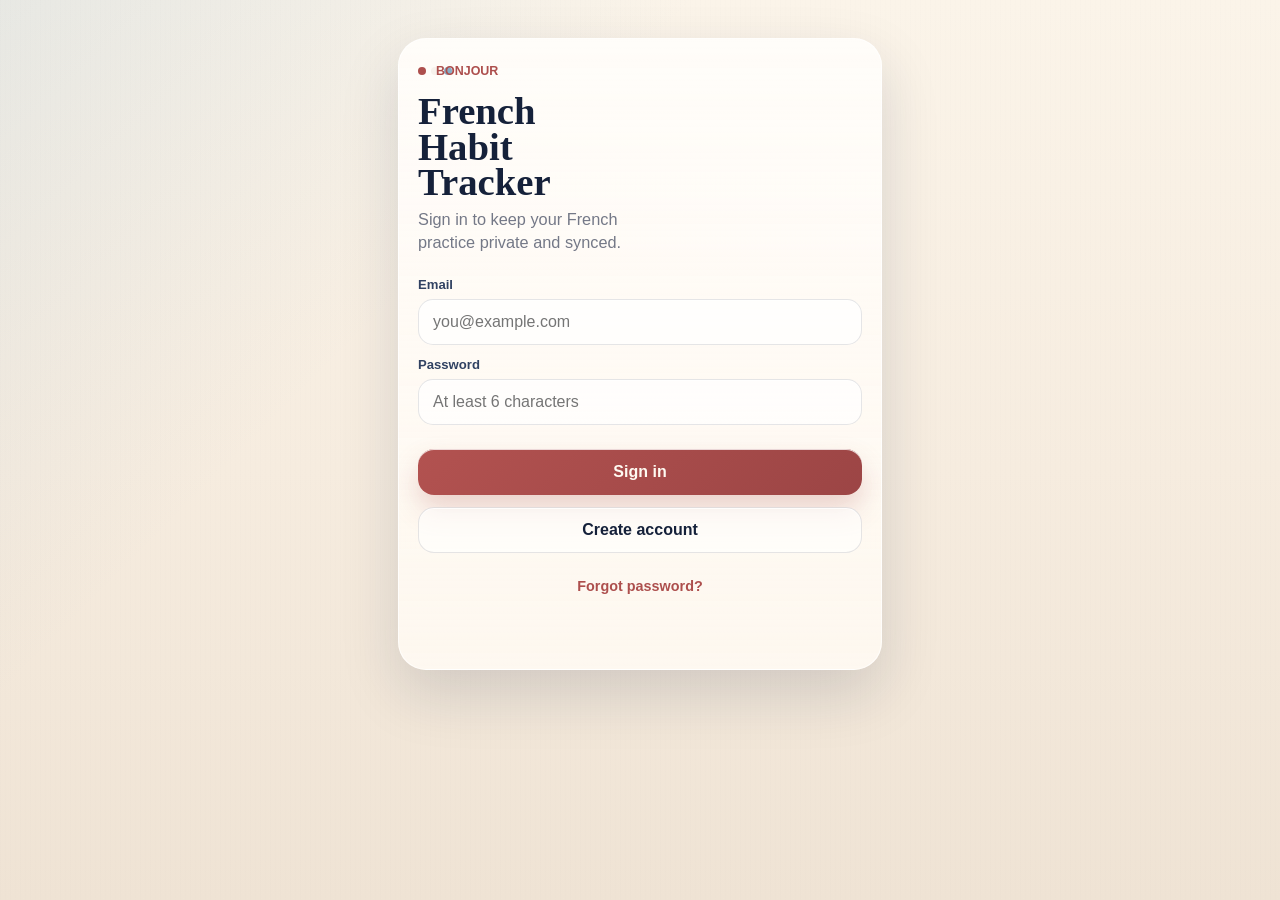
<file: index.html>
<!doctype html>
<html lang="en">
<head>
  <meta charset="utf-8">
  <meta name="viewport" content="width=device-width, initial-scale=1, viewport-fit=cover">
  <meta name="theme-color" content="#F8F1E7">
  <meta name="apple-mobile-web-app-capable" content="yes">
  <meta name="apple-mobile-web-app-status-bar-style" content="default">
  <meta name="apple-mobile-web-app-title" content="French Habit Tracker">
  <title>French Habit Tracker</title>
  <link rel="icon" href="assets/icons/favicon.svg" type="image/svg+xml">
  <link rel="manifest" href="site.webmanifest">
  <link rel="stylesheet" href="css/styles.css">
</head>
<body>
  <section class="auth-shell" id="authView">
    <div class="auth-card">
      <div class="microcopy">Bonjour</div>
      <h1>French Habit Tracker</h1>
      <p class="subtitle">Sign in to keep your French practice private and synced.</p>

      <form class="auth-form" id="authForm" novalidate>
        <div class="field">
          <label for="authEmail">Email</label>
          <input id="authEmail" name="email" type="email" autocomplete="email" placeholder="you@example.com" required>
        </div>
        <div class="field">
          <label for="authPassword">Password</label>
          <input id="authPassword" name="password" type="password" autocomplete="current-password" minlength="6" placeholder="At least 6 characters" required>
        </div>
        <button class="primary-btn" id="signInBtn" type="submit">Sign in</button>
        <button class="secondary-btn" id="signUpBtn" type="button">Create account</button>
        <button class="secondary-btn forgot-password-btn" id="forgotPasswordBtn" type="button">Forgot password?</button>
        <p class="feedback" id="authFeedback" aria-live="polite"></p>
      </form>
    </div>
  </section>

  <section class="auth-shell" id="resetPasswordView" hidden>
    <div class="auth-card">
      <div class="microcopy">Très bien</div>
      <h1>Reset password</h1>
      <p class="subtitle">Create a new password before opening your French practice.</p>

      <div class="reset-account">
        <span>Resetting password for</span>
        <strong id="resetAccountEmail">your account</strong>
      </div>

      <form class="auth-form" id="resetPasswordForm" novalidate>
        <div class="field">
          <label for="resetNewPassword">New password</label>
          <input id="resetNewPassword" name="resetNewPassword" type="password" autocomplete="new-password" minlength="6" placeholder="At least 6 characters" required>
        </div>
        <div class="field">
          <label for="resetConfirmPassword">Confirm password</label>
          <input id="resetConfirmPassword" name="resetConfirmPassword" type="password" autocomplete="new-password" minlength="6" placeholder="Repeat new password" required>
        </div>
        <button class="primary-btn" id="resetPasswordBtn" type="submit">Save new password</button>
        <button class="link-btn" id="resetSignOutBtn" type="button">Use another account</button>
        <p class="feedback" id="resetPasswordFeedback" aria-live="polite"></p>
      </form>
    </div>
  </section>

  <main class="app" id="appView" hidden>
    <header class="hero">
      <div class="microcopy">Bonjour</div>
      <h1>French Habit Tracker</h1>
      <p class="subtitle">A quiet daily ritual for French practice, minutes, and momentum.</p>
      <a class="account-page-link" href="account.html">Account</a>

      <section class="streak-banner" aria-label="Current streak">
        <div>
          <small>Current streak</small>
          <strong id="streakText">Ready when you are.</strong>
        </div>
        <div class="streak-count" aria-live="polite">
          <span id="currentStreak">0</span>
          days
        </div>
      </section>
    </header>

    <section class="card account-card" aria-labelledby="accountTitle">
      <div class="card-header">
        <div>
          <h2 class="card-title" id="accountTitle">Account</h2>
          <p class="card-kicker">Your private French notebook.</p>
        </div>
      </div>

      <div class="account-summary">
        <div class="account-avatar" id="accountInitial" aria-hidden="true">F</div>
        <div class="account-copy">
          <span>Signed in as</span>
          <strong id="accountEmail">your account</strong>
          <p>Cloud sync is tied to this email.</p>
        </div>
      </div>

      <form class="password-form" id="accountForm" novalidate>
        <div class="field">
          <label for="newPassword">New password</label>
          <input id="newPassword" name="newPassword" type="password" autocomplete="new-password" minlength="6" placeholder="At least 6 characters">
        </div>
        <div class="field">
          <label for="confirmPassword">Confirm password</label>
          <input id="confirmPassword" name="confirmPassword" type="password" autocomplete="new-password" minlength="6" placeholder="Repeat new password">
        </div>
        <button class="secondary-btn" id="updatePasswordBtn" type="submit">Update password</button>
        <p class="feedback" id="accountFeedback" aria-live="polite"></p>
      </form>

      <button class="danger-btn switch-account-btn" id="signOutBtn" type="button">Switch account</button>
    </section>

    <section class="card" aria-labelledby="quickAddTitle">
      <div class="card-header">
        <div>
          <h2 class="card-title" id="quickAddTitle">Quick add</h2>
          <p class="card-kicker">Log the session before the kettle cools. Très bien.</p>
        </div>
      </div>

      <form id="entryForm" novalidate>
        <div class="form-grid">
          <div class="field">
            <label for="entryDate">Date</label>
            <input id="entryDate" name="date" type="date" required>
          </div>
          <div class="field">
            <label for="durationMinutes">Minutes</label>
            <input id="durationMinutes" name="durationMinutes" type="number" inputmode="numeric" min="1" step="1" placeholder="25" required>
          </div>
          <div class="field full">
            <label for="activity">Activity</label>
            <select id="activity" name="activity" required>
              <option value="">Choose activity</option>
              <option value="Udemy">Udemy</option>
              <option value="Duolingo">Duolingo</option>
              <option value="Udemy">Quizlet</option>
              <option value="Exercise book">Exercise book</option>
              <option value="Podcast/YT">Podcast/YT</option>
              <option value="Grammar">Grammar</option>
              <option value="Tutor">Tutor</option>
              <option value="Anki">Anki</option>
              <option value="Reading">Reading</option>
            </select>
          </div>
          <details class="optional-note">
            <summary>Optional note</summary>
            <div class="field">
              <label for="note">Note</label>
              <textarea id="note" name="note" maxlength="180" placeholder="Tiny context, if useful"></textarea>
            </div>
          </details>
        </div>
        <button class="primary-btn" type="submit">Save session</button>
        <p class="feedback" id="formFeedback" aria-live="polite"></p>
      </form>
    </section>

    <section class="card calendar-card" aria-labelledby="calendarTitle">
      <div class="card-header">
        <div>
          <h2 class="card-title" id="calendarTitle">Calendar</h2>
          <p class="card-kicker">Studied days carry a soft mark.</p>
        </div>
      </div>
      <div class="month-nav">
        <button class="icon-btn" id="prevMonth" type="button" aria-label="Previous month">‹</button>
        <div class="month-label" id="monthLabel" aria-live="polite"></div>
        <button class="icon-btn" id="nextMonth" type="button" aria-label="Next month">›</button>
      </div>
      <div class="weekday-row" aria-hidden="true">
        <span>Sun</span><span>Mon</span><span>Tue</span><span>Wed</span><span>Thu</span><span>Fri</span><span>Sat</span>
      </div>
      <div class="calendar-grid" id="calendarGrid"></div>
    </section>

    <section class="card" aria-labelledby="entriesTitle">
      <div class="card-header">
        <div>
          <h2 class="card-title" id="entriesTitle">Selected day</h2>
          <p class="card-kicker" id="selectedDayLabel"></p>
        </div>
      </div>
      <div class="entries-list" id="entriesList"></div>
    </section>

    <section class="card" aria-labelledby="statsTitle">
      <div class="card-header">
        <div>
          <h2 class="card-title" id="statsTitle">Statistics</h2>
          <p class="card-kicker">Progress, gently accounted for.</p>
        </div>
      </div>
      <div class="stats-grid" id="statsGrid"></div>
    </section>

    <section class="card" aria-labelledby="weeklyChartTitle">
      <div class="card-header">
        <div>
          <h2 class="card-title" id="weeklyChartTitle">This week</h2>
          <p class="card-kicker">This week at a glance.</p>
        </div>
      </div>
      <div class="chart" id="weeklyChart" aria-label="Weekly minutes bar chart"></div>
    </section>

    <section class="card overview-card" aria-labelledby="monthlyChartTitle">
      <div class="card-header">
        <div>
          <h2 class="card-title" id="monthlyChartTitle">Monthly overview</h2>
          <p class="card-kicker">A compact map of the selected month.</p>
        </div>
      </div>
      <div class="month-heatmap" id="monthlyOverview" aria-label="Monthly daily minutes overview"></div>
    </section>

    <section class="card yearly-card" aria-labelledby="yearlyChartTitle">
      <div class="card-header">
        <div>
          <h2 class="card-title" id="yearlyChartTitle">Yearly overview</h2>
          <p class="card-kicker">Active study days by month.</p>
        </div>
      </div>
      <div class="yearly-overview" id="yearlyOverview" aria-label="Yearly active study days by month"></div>
    </section>

    <section class="card" aria-labelledby="settingsTitle">
      <div class="card-header">
        <div>
          <h2 class="card-title" id="settingsTitle">Backup</h2>
          <p class="card-kicker">Export, import, or reset your local data.</p>
        </div>
      </div>
      <div class="settings-actions">
        <button class="secondary-btn" id="syncBtn" type="button">Sync now</button>
        <a class="secondary-btn account-nav-btn" href="account.html">Account & password</a>
        <button class="secondary-btn" id="exportBtn" type="button">Export JSON</button>
        <label class="file-label">
          Import JSON
          <input id="importInput" type="file" accept="application/json,.json">
        </label>
      </div>
      <p class="tiny-note" id="cloudStatus" aria-live="polite">Cloud sync requires sign in.</p>
      <details>
        <summary>Reset options</summary>
        <button class="danger-btn" id="resetBtn" type="button">Reset all data</button>
      </details>
      <p class="tiny-note" id="settingsFeedback" aria-live="polite">Saved locally in this browser and synced after sign in.</p>
    </section>

    <footer class="app-footer">
      <span>&copy; <span id="copyrightYear"></span> Eugene Martynov.</span>
      <span>All rights reserved.</span>
    </footer>
  </main>

  <script src="js/cloud-config.js"></script>
  <script src="js/app.js" defer></script>
</body>
</html>
</file>
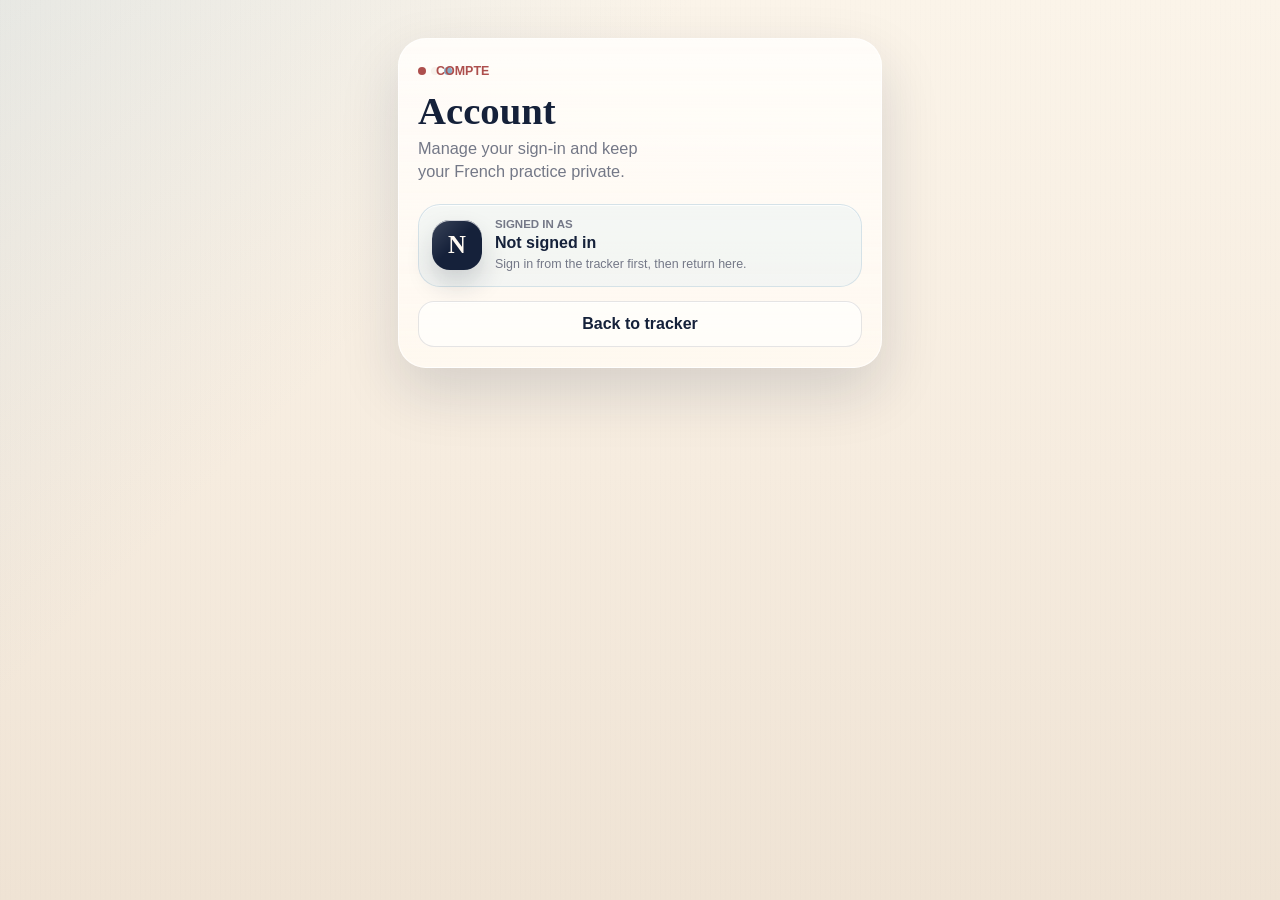
<file: account.html>
<!doctype html>
<html lang="en">
<head>
  <meta charset="utf-8">
  <meta name="viewport" content="width=device-width, initial-scale=1, viewport-fit=cover">
  <meta name="theme-color" content="#F8F1E7">
  <meta name="apple-mobile-web-app-capable" content="yes">
  <meta name="apple-mobile-web-app-status-bar-style" content="default">
  <meta name="apple-mobile-web-app-title" content="French Habit Tracker">
  <title>Account | French Habit Tracker</title>
  <link rel="icon" href="assets/icons/favicon.svg" type="image/svg+xml">
  <link rel="manifest" href="site.webmanifest">
  <link rel="stylesheet" href="css/styles.css">
</head>
<body>
  <main class="auth-shell">
    <section class="auth-card">
      <div class="microcopy">Compte</div>
      <h1>Account</h1>
      <p class="subtitle">Manage your sign-in and keep your French practice private.</p>

      <div class="account-summary account-page-summary">
        <div class="account-avatar" id="accountInitial" aria-hidden="true">F</div>
        <div class="account-copy">
          <span>Signed in as</span>
          <strong id="accountEmail">Checking session...</strong>
          <p id="accountHint">Cloud sync is tied to this email.</p>
        </div>
      </div>

      <form class="auth-form" id="passwordForm" novalidate>
        <div class="field">
          <label for="newPassword">New password</label>
          <input id="newPassword" name="newPassword" type="password" autocomplete="new-password" minlength="6" placeholder="At least 6 characters" required>
        </div>
        <div class="field">
          <label for="confirmPassword">Confirm password</label>
          <input id="confirmPassword" name="confirmPassword" type="password" autocomplete="new-password" minlength="6" placeholder="Repeat new password" required>
        </div>
        <button class="primary-btn" id="updatePasswordBtn" type="submit">Update password</button>
        <p class="feedback" id="accountFeedback" aria-live="polite"></p>
      </form>

      <div class="account-page-actions">
        <a class="secondary-btn account-nav-btn" href="index.html">Back to tracker</a>
        <button class="danger-btn" id="signOutBtn" type="button">Sign out</button>
      </div>
    </section>
  </main>

  <script src="js/cloud-config.js"></script>
  <script src="js/account.js" defer></script>
</body>
</html>
</file>
<file: css/styles.css>
:root {
  --cream: #f7efe3;
  --cream-2: #fffaf1;
  --paper: #fcf5eb;
  --card: rgba(255, 250, 242, 0.88);
  --navy: #15213a;
  --navy-soft: #314262;
  --muted: #747887;
  --red: #ad4f4d;
  --red-soft: #efd1cc;
  --blue: #86aec8;
  --blue-soft: #dcecf2;
  --gold: #d7b86f;
  --line: rgba(21, 33, 58, 0.11);
  --line-strong: rgba(21, 33, 58, 0.17);
  --shadow: 0 24px 58px rgba(21, 33, 58, 0.15);
  --small-shadow: 0 14px 32px rgba(21, 33, 58, 0.1);
  --inner-glow: inset 0 1px 0 rgba(255, 255, 255, 0.78);
  --radius: 28px;
  --radius-sm: 18px;
  --tap: 46px;
  color-scheme: light;
}

* {
  box-sizing: border-box;
}

html {
  min-height: 100%;
  background: var(--cream);
  font-family: -apple-system, BlinkMacSystemFont, "SF Pro Text", "Segoe UI", sans-serif;
  color: var(--navy);
  -webkit-text-size-adjust: 100%;
}

body {
  min-height: 100%;
  margin: 0;
  background:
    linear-gradient(135deg, rgba(143, 178, 202, 0.18) 0%, transparent 32%),
    linear-gradient(180deg, #fbf4e9 0%, #f6ecdf 52%, #efe3d4 100%);
  overflow-x: hidden;
}

body::before {
  content: "";
  position: fixed;
  inset: 0;
  pointer-events: none;
  background-image:
    repeating-linear-gradient(90deg, rgba(21, 33, 58, 0.018) 0 1px, transparent 1px 5px),
    repeating-linear-gradient(0deg, rgba(255, 255, 255, 0.18) 0 1px, transparent 1px 6px);
  mix-blend-mode: multiply;
  opacity: 0.34;
}

button,
input,
select,
textarea {
  font: inherit;
}

button {
  border: 0;
  cursor: pointer;
  -webkit-tap-highlight-color: transparent;
}

button:disabled {
  cursor: default;
  opacity: 0.62;
}

button:focus-visible,
summary:focus-visible {
  outline: 3px solid rgba(134, 174, 200, 0.48);
  outline-offset: 3px;
}

[hidden] {
  display: none !important;
}

input,
select,
textarea {
  width: 100%;
  min-width: 0;
  min-height: var(--tap);
  border: 1px solid var(--line);
  border-radius: 15px;
  background: rgba(255, 255, 255, 0.68);
  color: var(--navy);
  outline: none;
  padding: 12px 14px;
  box-shadow: var(--inner-glow);
  transition: border-color 0.18s ease, box-shadow 0.18s ease, background 0.18s ease;
}

input[type="date"] {
  -webkit-appearance: none;
  appearance: none;
  text-align: left;
}

select {
  appearance: auto;
  -webkit-appearance: menulist;
  color: var(--navy);
}

input:focus,
select:focus,
textarea:focus {
  border-color: rgba(143, 178, 202, 0.9);
  box-shadow: 0 0 0 4px rgba(143, 178, 202, 0.18);
}

textarea {
  min-height: 72px;
  resize: vertical;
}

.app {
  width: min(100%, 520px);
  margin: 0 auto;
  padding: max(18px, env(safe-area-inset-top)) 16px max(34px, env(safe-area-inset-bottom));
  position: relative;
}

.auth-shell {
  width: 100%;
  max-width: 520px;
  min-height: 100svh;
  display: grid;
  align-items: start;
  margin: 0 auto;
  padding: max(24px, env(safe-area-inset-top)) 18px max(34px, env(safe-area-inset-bottom));
  position: relative;
}

.auth-card {
  position: relative;
  width: 100%;
  margin: 14px auto 0;
  padding: 22px 19px 20px;
  border: 1px solid rgba(255, 255, 255, 0.74);
  border-radius: var(--radius);
  background:
    linear-gradient(180deg, rgba(255, 255, 255, 0.58), rgba(255, 250, 242, 0.2)),
    var(--card);
  box-shadow: var(--shadow);
  overflow: hidden;
}

.auth-card h1 {
  font-size: 2.42rem;
  max-width: 8.5ch;
}

.auth-card .subtitle {
  max-width: 28ch;
}

.auth-form {
  display: grid;
  gap: 12px;
  margin-top: 22px;
}

.auth-form .primary-btn,
.auth-form .secondary-btn {
  width: 100%;
}

.auth-form .secondary-btn {
  margin-top: 0;
  background: rgba(255, 255, 255, 0.58);
}

.auth-form .forgot-password-btn {
  min-height: 42px;
  border-color: transparent;
  background: transparent;
  color: var(--red);
  box-shadow: none;
  font-size: 0.9rem;
}

.reset-account {
  display: grid;
  gap: 4px;
  margin-top: 20px;
  padding: 13px 14px;
  border: 1px solid rgba(134, 174, 200, 0.28);
  border-radius: 18px;
  background: rgba(220, 236, 242, 0.3);
  box-shadow: var(--inner-glow);
}

.reset-account span {
  color: var(--muted);
  font-size: 0.72rem;
  font-weight: 820;
  text-transform: uppercase;
}

.reset-account strong {
  color: var(--navy);
  line-height: 1.25;
  overflow-wrap: anywhere;
}

.link-btn {
  justify-self: center;
  min-height: 36px;
  padding: 0 10px;
  border-radius: 12px;
  background: transparent;
  color: var(--red);
  font-size: 0.86rem;
  font-weight: 820;
  text-decoration: underline;
  text-underline-offset: 3px;
}

.link-btn:active {
  transform: scale(0.98);
}

.hero {
  padding: 18px 3px 14px;
}

.account-page-link {
  display: inline-grid;
  place-items: center;
  min-height: 46px;
  margin-top: 16px;
  padding: 0 18px;
  border: 1px solid rgba(134, 174, 200, 0.34);
  border-radius: 999px;
  background:
    linear-gradient(135deg, rgba(255, 255, 255, 0.2), transparent 42%),
    var(--navy);
  color: #fffaf2;
  font-size: 0.9rem;
  font-weight: 850;
  text-decoration: none;
  box-shadow: 0 14px 28px rgba(21, 33, 58, 0.18), var(--inner-glow);
}

.microcopy {
  display: inline-flex;
  align-items: center;
  gap: 10px;
  color: var(--red);
  font-size: 0.78rem;
  font-weight: 820;
  letter-spacing: 0;
  text-transform: uppercase;
}

.microcopy::before {
  content: "";
  width: 8px;
  height: 8px;
  border-radius: 999px;
  background: var(--red);
  box-shadow: 13px 0 0 #f7f2ec, 26px 0 0 var(--blue);
}

h1 {
  margin: 14px 0 8px;
  font-family: Georgia, "Times New Roman", serif;
  font-size: 2.72rem;
  line-height: 0.92;
  letter-spacing: 0;
  color: var(--navy);
  max-width: 9ch;
}

.subtitle {
  margin: 0;
  color: var(--muted);
  font-size: 1.02rem;
  line-height: 1.45;
  max-width: 31ch;
}

.streak-banner {
  display: grid;
  grid-template-columns: 1fr auto;
  align-items: center;
  gap: 14px;
  margin-top: 22px;
  padding: 16px;
  border: 1px solid rgba(255, 255, 255, 0.18);
  border-radius: 26px;
  background:
    linear-gradient(135deg, rgba(255, 255, 255, 0.08), transparent 42%),
    linear-gradient(135deg, #14213d, #2f4165);
  color: #fffaf2;
  box-shadow: var(--shadow);
  overflow: hidden;
  position: relative;
}

.streak-banner::after {
  content: "à demain";
  position: absolute;
  right: 16px;
  bottom: 9px;
  color: rgba(255, 250, 242, 0.1);
  font-family: Georgia, "Times New Roman", serif;
  font-size: 2rem;
  font-style: italic;
  pointer-events: none;
}

.streak-banner small {
  display: block;
  margin-bottom: 3px;
  color: rgba(255, 250, 242, 0.68);
  font-weight: 700;
  letter-spacing: 0;
  text-transform: uppercase;
}

.streak-banner strong {
  display: block;
  font-size: 1.05rem;
}

.streak-count {
  min-width: 74px;
  padding: 12px 13px;
  border-radius: 20px;
  background: rgba(255, 250, 242, 0.13);
  border: 1px solid rgba(255, 250, 242, 0.14);
  text-align: center;
  box-shadow: inset 0 1px 0 rgba(255, 255, 255, 0.12);
}

.streak-count span {
  display: block;
  font-family: Georgia, "Times New Roman", serif;
  font-size: 2rem;
  line-height: 1;
}

.card {
  position: relative;
  margin-top: 18px;
  padding: 19px;
  border: 1px solid rgba(255, 255, 255, 0.74);
  border-radius: var(--radius);
  background:
    linear-gradient(180deg, rgba(255, 255, 255, 0.58), rgba(255, 250, 242, 0.2)),
    var(--card);
  box-shadow: var(--small-shadow);
  backdrop-filter: blur(18px);
  overflow: hidden;
}

.card::before {
  content: "";
  position: absolute;
  inset: 0;
  border-radius: inherit;
  pointer-events: none;
  box-shadow: var(--inner-glow);
}

.card > * {
  position: relative;
  z-index: 1;
}

.calendar-card,
.overview-card {
  padding-inline: 13px;
}

.card-header {
  display: flex;
  align-items: flex-start;
  justify-content: space-between;
  gap: 12px;
  margin-bottom: 15px;
  position: relative;
  z-index: 1;
}

.card-title {
  margin: 0;
  font-size: 1.02rem;
  line-height: 1.2;
  font-weight: 840;
  color: var(--navy);
}

.card-kicker {
  margin: 4px 0 0;
  color: var(--muted);
  font-size: 0.85rem;
  line-height: 1.35;
}

.form-grid {
  position: relative;
  z-index: 1;
  display: grid;
  grid-template-columns: 1fr;
  gap: 11px;
}

.field {
  display: grid;
  gap: 7px;
  min-width: 0;
}

.field.full {
  grid-column: 1 / -1;
}

.account-card {
  margin-top: 10px;
}

.account-summary {
  display: grid;
  grid-template-columns: 50px 1fr;
  align-items: center;
  gap: 13px;
  padding: 13px;
  border: 1px solid rgba(134, 174, 200, 0.28);
  border-radius: 22px;
  background: rgba(220, 236, 242, 0.32);
  box-shadow: var(--inner-glow);
}

.account-avatar {
  display: grid;
  place-items: center;
  width: 50px;
  height: 50px;
  border-radius: 18px;
  background:
    linear-gradient(135deg, rgba(255, 255, 255, 0.16), transparent 48%),
    var(--navy);
  color: #fffaf2;
  font-family: Georgia, "Times New Roman", serif;
  font-size: 1.55rem;
  font-weight: 800;
  box-shadow: 0 14px 26px rgba(21, 33, 58, 0.18), var(--inner-glow);
}

.account-copy {
  min-width: 0;
}

.account-copy span {
  display: block;
  color: var(--muted);
  font-size: 0.72rem;
  font-weight: 820;
  text-transform: uppercase;
}

.account-copy strong {
  display: block;
  margin-top: 3px;
  color: var(--navy);
  font-size: 1rem;
  line-height: 1.2;
  overflow-wrap: anywhere;
}

.account-copy p {
  margin: 4px 0 0;
  color: var(--muted);
  font-size: 0.78rem;
  line-height: 1.32;
}

.password-form {
  display: grid;
  gap: 11px;
  margin-top: 14px;
}

.switch-account-btn {
  width: 100%;
  margin-top: 8px;
}

.account-page-summary {
  margin-top: 20px;
}

.account-page-actions {
  display: grid;
  grid-template-columns: 1fr;
  gap: 10px;
  margin-top: 14px;
}

.account-nav-btn {
  display: grid;
  place-items: center;
  min-height: var(--tap);
  border-radius: 16px;
  font-weight: 800;
  text-decoration: none;
}

label {
  color: var(--navy-soft);
  font-size: 0.82rem;
  font-weight: 760;
}

.primary-btn,
.secondary-btn,
.icon-btn,
.danger-btn {
  min-height: var(--tap);
  border-radius: 16px;
  font-weight: 800;
  transition: transform 0.16s ease, opacity 0.16s ease, background 0.16s ease, box-shadow 0.16s ease;
}

.primary-btn:active,
.secondary-btn:active,
.icon-btn:active,
.danger-btn:active,
.day-btn:active {
  transform: scale(0.98);
}

.primary-btn {
  width: 100%;
  margin-top: 12px;
  background: linear-gradient(135deg, #b25250, #9c4545);
  color: #fffaf2;
  box-shadow: 0 14px 28px rgba(173, 79, 77, 0.24), var(--inner-glow);
}

.secondary-btn,
.icon-btn {
  border: 1px solid var(--line);
  background: rgba(255, 255, 255, 0.58);
  color: var(--navy);
  box-shadow: var(--inner-glow);
}

.danger-btn {
  border: 1px solid rgba(185, 90, 85, 0.24);
  background: rgba(173, 79, 77, 0.09);
  color: #9d3d38;
}

.icon-btn {
  min-width: var(--tap);
  padding: 0 14px;
  font-size: 1.15rem;
}

.feedback {
  min-height: 20px;
  margin: 10px 2px 0;
  color: var(--red);
  font-size: 0.88rem;
  font-weight: 700;
}

.feedback.success {
  color: #2f7a5d;
}

.month-nav {
  display: grid;
  grid-template-columns: var(--tap) 1fr var(--tap);
  align-items: center;
  gap: 10px;
  margin-bottom: 15px;
  position: relative;
  z-index: 1;
}

.month-label {
  text-align: center;
  font-family: Georgia, "Times New Roman", serif;
  font-size: 1.42rem;
  font-weight: 700;
  color: var(--navy);
}

.weekday-row,
.calendar-grid {
  display: grid;
  grid-template-columns: repeat(7, 1fr);
  gap: 6px;
  position: relative;
  z-index: 1;
}

.calendar-card .weekday-row,
.calendar-card .calendar-grid {
  gap: 4px;
}

.weekday-row {
  margin-bottom: 8px;
  color: var(--muted);
  font-size: 0.68rem;
  font-weight: 800;
  text-align: center;
  text-transform: uppercase;
  letter-spacing: 0;
}

.day-btn {
  position: relative;
  display: grid;
  place-items: center;
  min-height: var(--tap);
  border: 1px solid rgba(21, 33, 58, 0.055);
  border-radius: 17px;
  background: rgba(255, 255, 255, 0.42);
  color: var(--navy);
  font-weight: 820;
  box-shadow: inset 0 1px 0 rgba(255, 255, 255, 0.46);
  transition: transform 0.16s ease, background 0.16s ease, color 0.16s ease, box-shadow 0.16s ease;
}

.day-btn.outside {
  color: rgba(111, 116, 129, 0.34);
  background: rgba(255, 255, 255, 0.18);
  box-shadow: none;
}

.day-btn.has-entry::after {
  content: "";
  position: absolute;
  bottom: 5px;
  width: 18px;
  height: 4px;
  border-radius: 999px;
  background: linear-gradient(90deg, var(--red), var(--gold));
  opacity: 0.84;
}

.day-btn[data-level="2"] {
  background: rgba(239, 209, 204, 0.38);
}

.day-btn[data-level="3"] {
  background: rgba(220, 236, 242, 0.56);
  border-color: rgba(134, 174, 200, 0.28);
}

.day-btn[data-level="4"] {
  background: rgba(173, 79, 77, 0.13);
  border-color: rgba(173, 79, 77, 0.2);
}

.day-btn.outside {
  color: rgba(111, 116, 129, 0.34);
  background: rgba(255, 255, 255, 0.18);
  border-color: rgba(21, 33, 58, 0.035);
  box-shadow: none;
}

.day-btn.today {
  border-color: rgba(134, 174, 200, 0.74);
  background: rgba(220, 236, 242, 0.46);
  box-shadow: inset 0 0 0 1px rgba(134, 174, 200, 0.28), var(--inner-glow);
}

.day-btn.selected {
  background:
    linear-gradient(180deg, rgba(255, 255, 255, 0.11), transparent 40%),
    var(--navy);
  color: #fffaf2;
  border-color: rgba(21, 33, 58, 0.18);
  box-shadow: 0 12px 24px rgba(21, 33, 58, 0.2), inset 0 1px 0 rgba(255, 255, 255, 0.15);
}

.day-btn.selected.has-entry::after {
  background: var(--gold);
}

.entries-list {
  display: grid;
  gap: 12px;
}

.entry-item {
  display: grid;
  gap: 11px;
  padding: 14px;
  border: 1px solid var(--line);
  border-radius: 20px;
  background: rgba(255, 255, 255, 0.45);
  box-shadow: var(--inner-glow);
}

.entry-top {
  display: grid;
  grid-template-columns: 0.7fr 1fr;
  gap: 9px;
}

.entry-actions {
  display: grid;
  grid-template-columns: 1fr 1fr;
  gap: 9px;
}

.empty-state {
  margin: 0;
  padding: 19px;
  border: 1px dashed rgba(43, 59, 94, 0.22);
  border-radius: 20px;
  color: var(--muted);
  background: rgba(255, 255, 255, 0.35);
  line-height: 1.45;
}

.stats-grid {
  display: grid;
  grid-template-columns: repeat(2, minmax(0, 1fr));
  gap: 11px;
  position: relative;
  z-index: 1;
}

.stat {
  min-height: 88px;
  padding: 14px;
  border-radius: 20px;
  background: rgba(255, 255, 255, 0.44);
  border: 1px solid var(--line);
  box-shadow: var(--inner-glow);
}

.stat span {
  display: block;
  color: var(--muted);
  font-size: 0.77rem;
  font-weight: 780;
  line-height: 1.2;
}

.stat strong {
  display: block;
  margin-top: 8px;
  color: var(--navy);
  font-size: 1.3rem;
  line-height: 1.04;
}

.chart {
  display: grid;
  grid-template-columns: repeat(7, 1fr);
  align-items: end;
  gap: 8px;
  height: 164px;
  padding: 12px 2px 0;
  position: relative;
  z-index: 1;
}

.bar-wrap {
  display: grid;
  grid-template-rows: 1fr auto;
  align-items: end;
  gap: 7px;
  height: 100%;
  min-width: 0;
  text-align: center;
}

.bar-track {
  position: relative;
  display: flex;
  align-items: end;
  justify-content: center;
  height: 100%;
  min-height: 104px;
  border-radius: 999px;
  background: rgba(134, 174, 200, 0.14);
  overflow: hidden;
  box-shadow: var(--inner-glow);
}

.bar {
  width: 100%;
  min-height: 5px;
  border-radius: 999px 999px 0 0;
  background: linear-gradient(180deg, #ad4f4d, #d4a071);
  transition: height 0.24s ease;
}

.bar.zero {
  opacity: 0.18;
}

.bar-value {
  position: absolute;
  top: 7px;
  color: var(--navy-soft);
  font-size: 0.68rem;
  font-weight: 800;
}

.bar-label {
  color: var(--muted);
  font-size: 0.72rem;
  font-weight: 800;
}

.month-heatmap {
  display: grid;
  grid-template-columns: repeat(7, 1fr);
  gap: 7px;
  margin-top: 6px;
  position: relative;
  z-index: 1;
}

.overview-card .month-heatmap {
  gap: 4px;
}

.heat-day {
  position: relative;
  aspect-ratio: 1;
  min-height: var(--tap);
  border-radius: 14px;
  background: rgba(134, 174, 200, 0.11);
  border: 1px solid rgba(23, 35, 60, 0.06);
  box-shadow: var(--inner-glow);
  transition: transform 0.16s ease, box-shadow 0.16s ease;
}

.heat-day[data-level="1"] {
  background: #e8d6cc;
}

.heat-day[data-level="2"] {
  background: #dca39a;
}

.heat-day[data-level="3"] {
  background: #bf6e69;
}

.heat-day[data-level="4"] {
  background: #873f55;
}

.heat-day.selected {
  box-shadow: 0 0 0 2px var(--navy), var(--inner-glow);
  transform: translateY(-1px);
}

.heat-day span {
  position: absolute;
  top: 5px;
  left: 6px;
  font-size: 0.62rem;
  font-weight: 800;
  color: rgba(23, 35, 60, 0.58);
}

.heat-day[data-level="3"] span,
.heat-day[data-level="4"] span {
  color: rgba(255, 250, 242, 0.84);
}

.yearly-overview {
  display: grid;
  gap: 10px;
  position: relative;
  z-index: 1;
}

.year-month {
  display: grid;
  grid-template-columns: 58px 1fr auto;
  align-items: center;
  gap: 10px;
  min-height: 58px;
  padding: 11px;
  border: 1px solid var(--line);
  border-radius: 20px;
  background: rgba(255, 255, 255, 0.42);
  box-shadow: var(--inner-glow);
}

.year-month.current {
  border-color: rgba(134, 174, 200, 0.42);
  background: rgba(220, 236, 242, 0.32);
}

.year-month.future {
  opacity: 0.68;
}

.year-month-name {
  color: var(--navy);
  font-weight: 850;
}

.year-track {
  height: 12px;
  border-radius: 999px;
  background: rgba(134, 174, 200, 0.14);
  overflow: hidden;
  box-shadow: var(--inner-glow);
}

.year-fill {
  width: var(--fill, 0%);
  height: 100%;
  min-width: 0;
  border-radius: inherit;
  background: linear-gradient(90deg, var(--red), var(--gold));
}

.year-month-count {
  color: var(--muted);
  font-size: 0.82rem;
  font-weight: 820;
  white-space: nowrap;
}

.settings-actions {
  display: grid;
  grid-template-columns: 1fr;
  gap: 10px;
}

.file-label {
  display: grid;
  place-items: center;
  min-height: var(--tap);
  border: 1px solid var(--line);
  border-radius: 16px;
  background: rgba(255, 255, 255, 0.62);
  color: var(--navy);
  font-weight: 800;
  box-shadow: var(--inner-glow);
}

.file-label input {
  position: absolute;
  width: 1px;
  height: 1px;
  opacity: 0;
  pointer-events: none;
}

details {
  margin-top: 12px;
  color: var(--muted);
}

summary {
  min-height: var(--tap);
  display: flex;
  align-items: center;
  font-weight: 800;
  color: var(--navy-soft);
}

.optional-note {
  grid-column: 1 / -1;
  margin-top: 0;
  border: 1px solid var(--line);
  border-radius: 18px;
  background: rgba(255, 255, 255, 0.36);
  overflow: hidden;
  box-shadow: var(--inner-glow);
}

.optional-note summary {
  min-height: var(--tap);
  padding: 0 14px;
  color: var(--muted);
  font-size: 0.9rem;
}

.optional-note .field {
  padding: 0 12px 12px;
}

.tiny-note {
  margin: 12px 0 0;
  color: var(--muted);
  font-size: 0.82rem;
  line-height: 1.45;
  position: relative;
  z-index: 1;
}

.app-footer {
  display: flex;
  flex-wrap: wrap;
  justify-content: center;
  column-gap: 5px;
  row-gap: 2px;
  width: calc(100% - 18px);
  margin: 18px auto 28px;
  padding: 12px 14px;
  border: 1px solid rgba(255, 255, 255, 0.58);
  border-radius: 18px;
  background: rgba(255, 250, 242, 0.36);
  color: rgba(116, 120, 135, 0.82);
  font-size: 0.76rem;
  font-weight: 700;
  line-height: 1.35;
  text-align: center;
  box-shadow: var(--inner-glow);
}

.app-footer span {
  white-space: normal;
}

@media (prefers-reduced-motion: reduce) {
  *,
  *::before,
  *::after {
    transition-duration: 0.01ms !important;
    scroll-behavior: auto !important;
  }
}

@media (min-width: 460px) {
  .app {
    padding-inline: 20px;
  }

  .form-grid {
    grid-template-columns: minmax(0, 1fr) minmax(118px, 0.72fr);
  }

  .settings-actions {
    grid-template-columns: 1fr 1fr;
  }

  h1 {
    font-size: 3.12rem;
  }

  .day-btn {
    min-height: 48px;
  }
}
</file>
